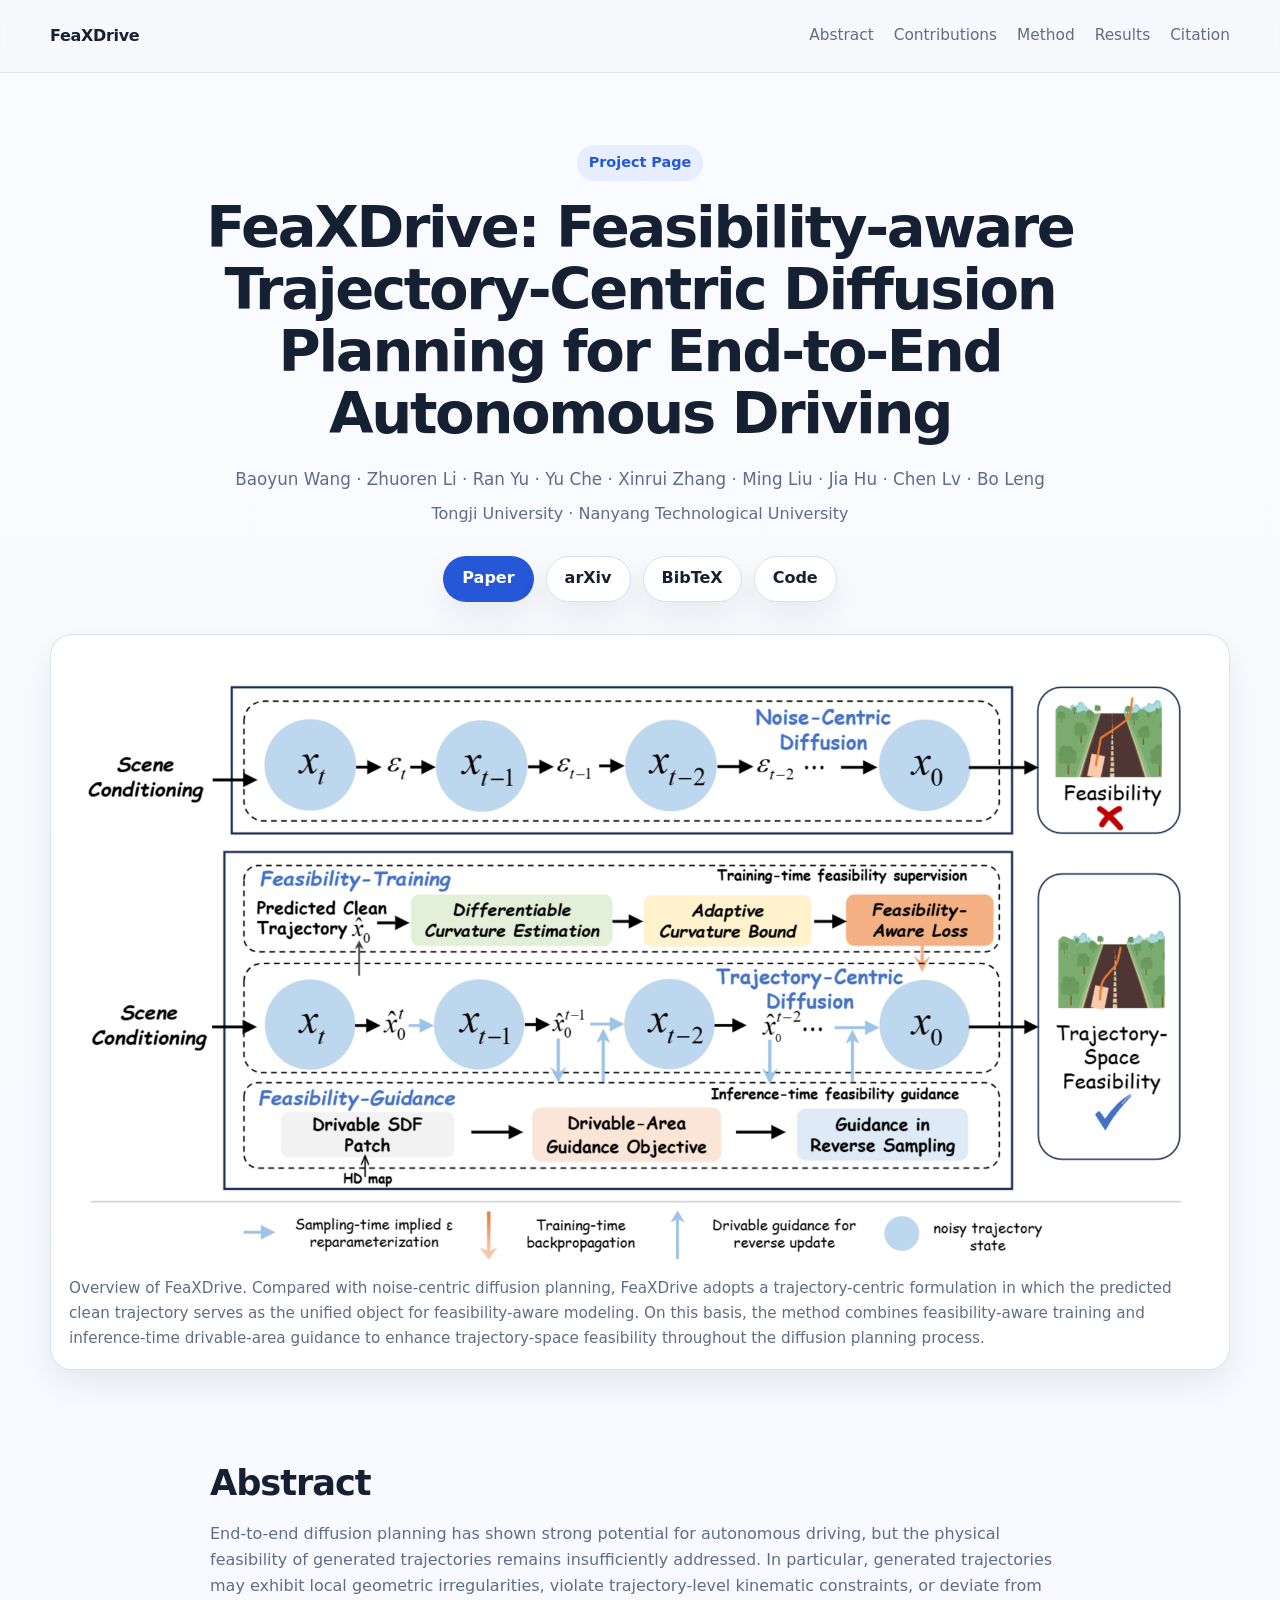
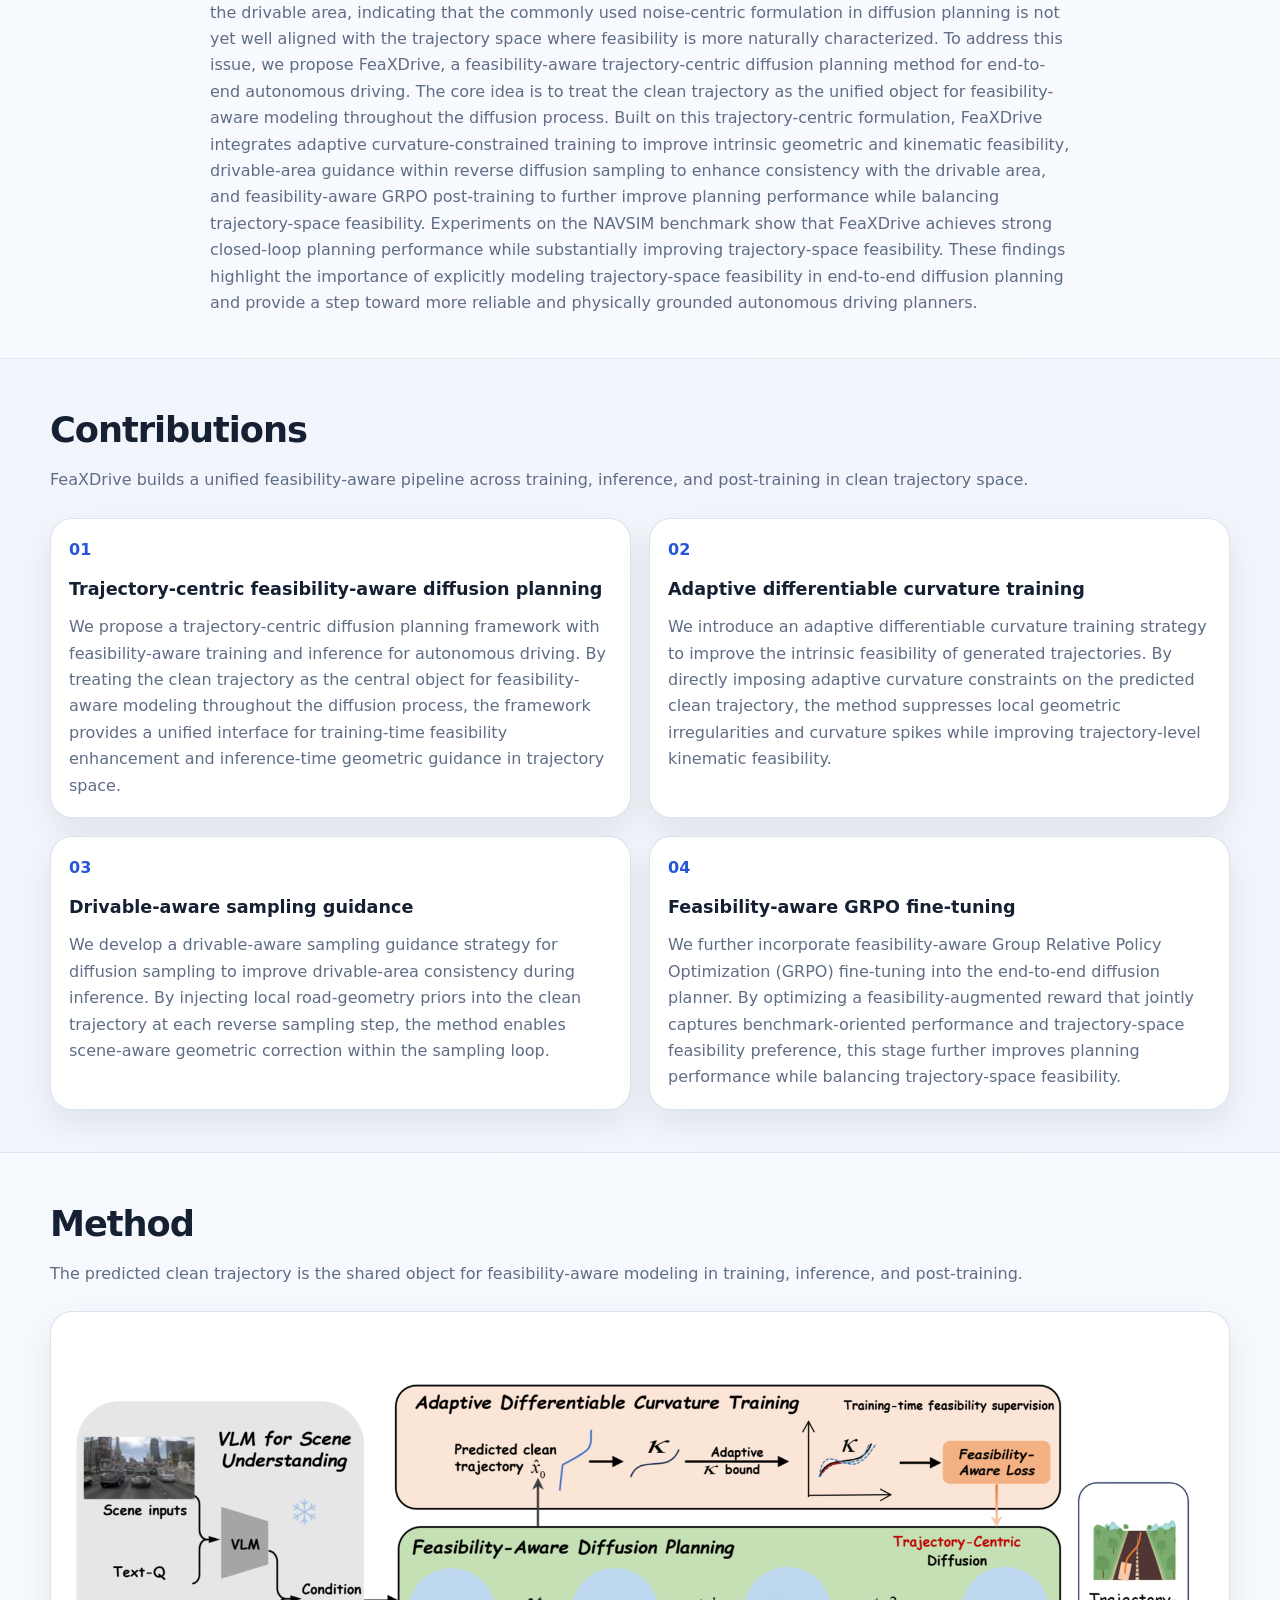
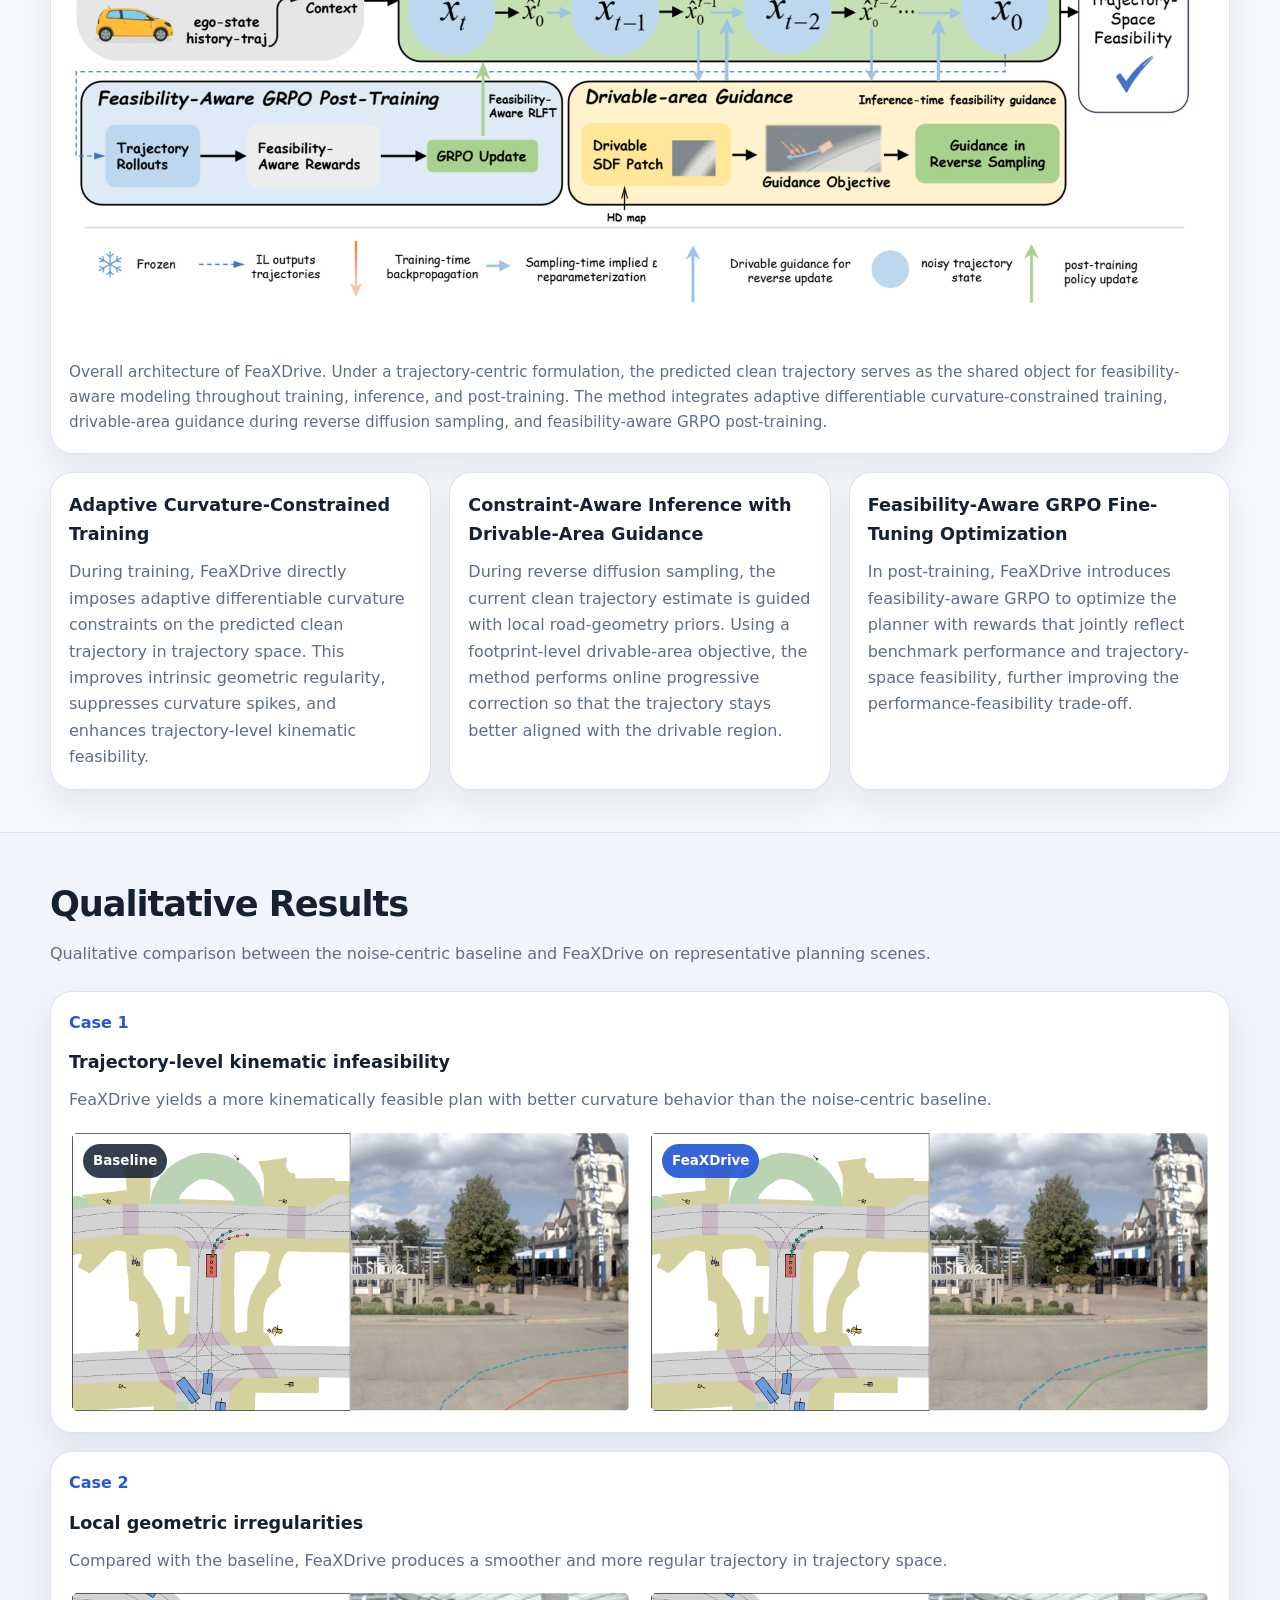
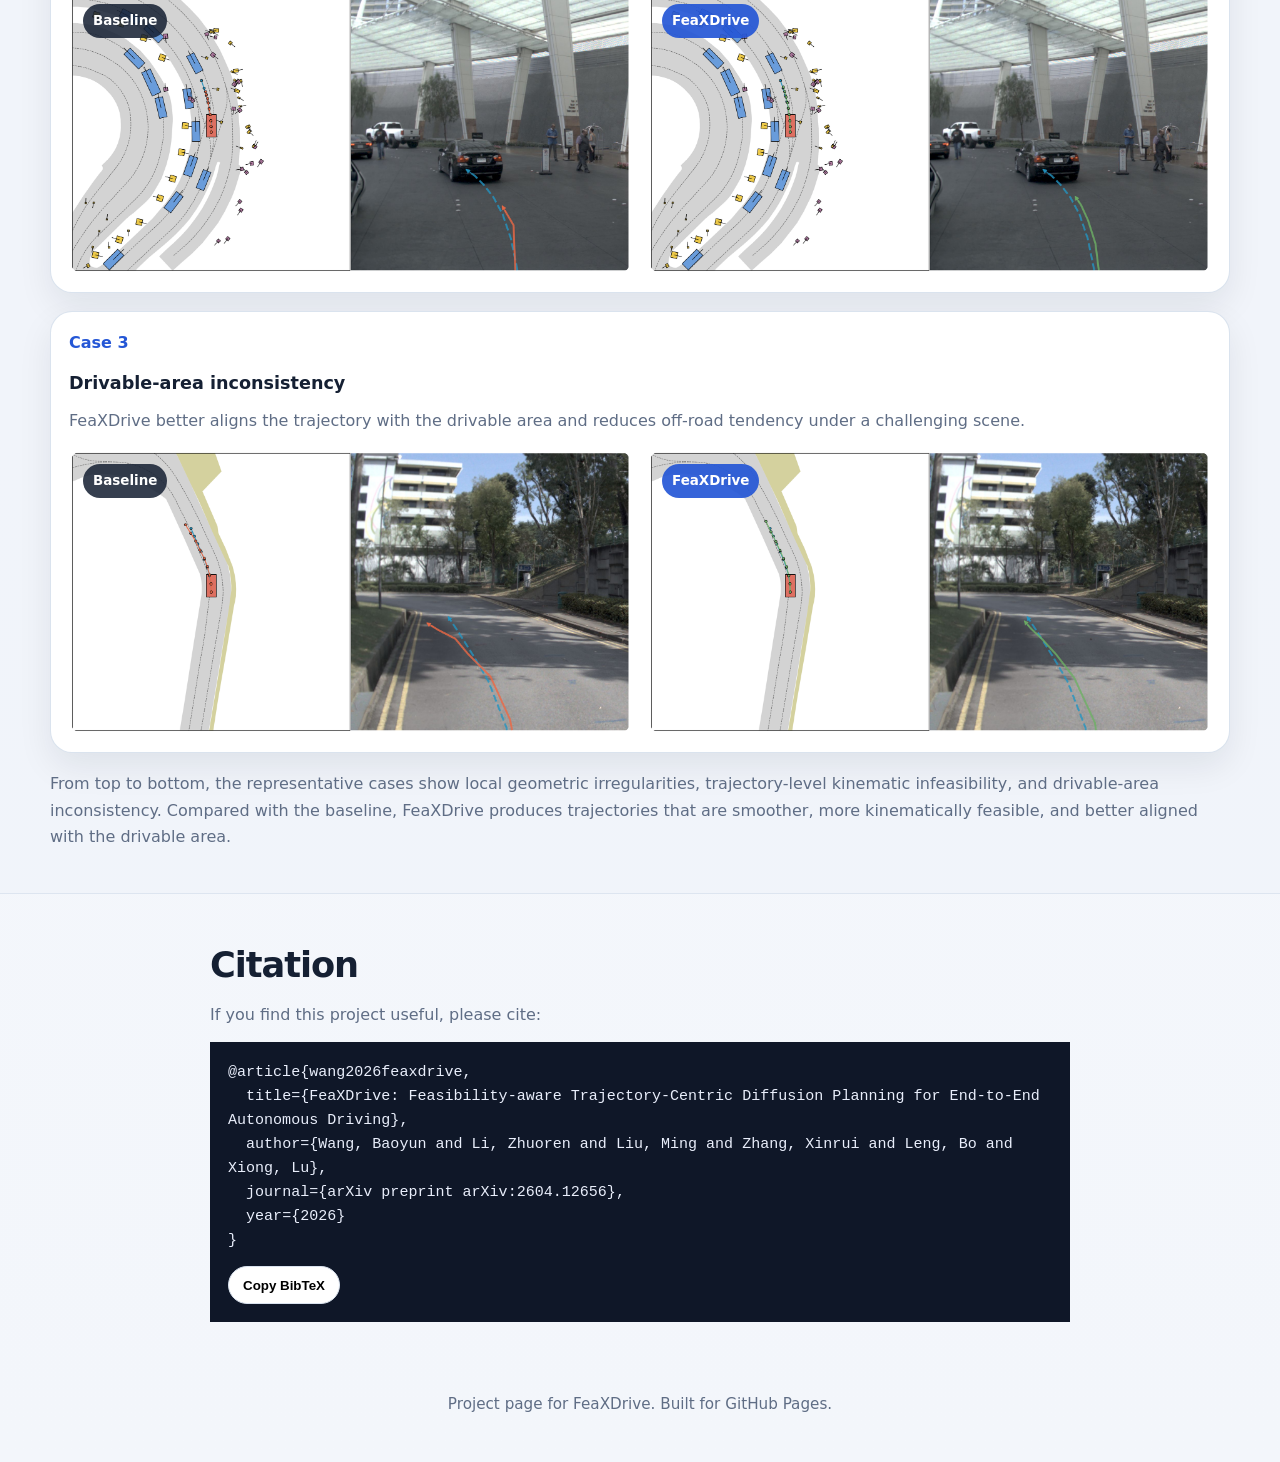
<file: index.html>
<!DOCTYPE html>
<html lang="en">
  <head>
    <meta charset="UTF-8" />
    <meta name="viewport" content="width=device-width, initial-scale=1.0" />
    <title>FeaXDrive | Project Page</title>
    <meta
      name="description"
      content="FeaXDrive: Feasibility-aware Trajectory-Centric Diffusion Planning for End-to-End Autonomous Driving"
    />
    <meta property="og:title" content="FeaXDrive" />
    <meta
      property="og:description"
      content="Project page for FeaXDrive: Feasibility-aware Trajectory-Centric Diffusion Planning for End-to-End Autonomous Driving."
    />
    <meta property="og:type" content="website" />
    <meta property="og:image" content="assets/images/overview.png" />
    <link rel="stylesheet" href="assets/css/style.css" />
  </head>
  <body>
    <header class="site-header">
      <div class="container nav-wrap">
        <a class="brand" href="#top">FeaXDrive</a>
        <nav class="nav">
          <a href="#abstract">Abstract</a>
          <a href="#contributions">Contributions</a>
          <a href="#method">Method</a>
          <a href="#results">Results</a>
          <a href="#citation">Citation</a>
        </nav>
      </div>
    </header>

    <main id="top">
      <section class="hero">
        <div class="container hero-inner">
          <p class="eyebrow">Project Page</p>
          <h1>
            FeaXDrive: Feasibility-aware Trajectory-Centric Diffusion Planning
            for End-to-End Autonomous Driving
          </h1>
          <p class="authors">
            Baoyun Wang · Zhuoren Li · Ran Yu · Yu Che · Xinrui Zhang · Ming Liu · Jia Hu · Chen Lv · Bo Leng
          </p>
          
          <p class="affiliation">
            Tongji University · Nanyang Technological University
          </p>
          <div class="hero-actions">
            <a class="button primary" href="assets/pdf/FeaXDrive.pdf" target="_blank" rel="noreferrer">Paper</a>
            <a class="button" href="https://arxiv.org/abs/2604.12656" target="_blank" rel="noreferrer">arXiv</a>
            <a class="button" href="static/refs.bib" target="_blank" rel="noreferrer">BibTeX</a>
            <a class="button" href="https://github.com/Wangby-tongji/FeaXDrive" target="_blank" rel="noreferrer">Code</a>
          </div>
        </div>
      </section>

      <section class="section section-tight">
        <div class="container">
          <figure class="hero-figure card">
            <img src="assets/images/overview.png" alt="Overview of FeaXDrive" />
            <figcaption>
              Overview of FeaXDrive. Compared with noise-centric diffusion planning,
              FeaXDrive adopts a trajectory-centric formulation in which the predicted
              clean trajectory serves as the unified object for feasibility-aware
              modeling. On this basis, the method combines feasibility-aware training
              and inference-time drivable-area guidance to enhance trajectory-space
              feasibility throughout the diffusion planning process.
            </figcaption>
          </figure>
        </div>
      </section>

      <section id="abstract" class="section">
        <div class="container narrow">
          <h2>Abstract</h2>
          <p>
            End-to-end diffusion planning has shown strong potential for autonomous
            driving, but the physical feasibility of generated trajectories remains
            insufficiently addressed. In particular, generated trajectories may
            exhibit local geometric irregularities, violate trajectory-level
            kinematic constraints, or deviate from the drivable area, indicating
            that the commonly used noise-centric formulation in diffusion planning
            is not yet well aligned with the trajectory space where feasibility is
            more naturally characterized. To address this issue, we propose
            FeaXDrive, a feasibility-aware trajectory-centric diffusion planning
            method for end-to-end autonomous driving. The core idea is to treat the
            clean trajectory as the unified object for feasibility-aware modeling
            throughout the diffusion process. Built on this trajectory-centric
            formulation, FeaXDrive integrates adaptive curvature-constrained
            training to improve intrinsic geometric and kinematic feasibility,
            drivable-area guidance within reverse diffusion sampling to enhance
            consistency with the drivable area, and feasibility-aware GRPO
            post-training to further improve planning performance while balancing
            trajectory-space feasibility. Experiments on the NAVSIM benchmark show
            that FeaXDrive achieves strong closed-loop planning performance while
            substantially improving trajectory-space feasibility. These findings
            highlight the importance of explicitly modeling trajectory-space
            feasibility in end-to-end diffusion planning and provide a step toward
            more reliable and physically grounded autonomous driving planners.
          </p>
        </div>
      </section>

      <section id="contributions" class="section alt">
        <div class="container">
          <div class="section-head">
            <h2>Contributions</h2>
            <p>
              FeaXDrive builds a unified feasibility-aware pipeline across training,
              inference, and post-training in clean trajectory space.
            </p>
          </div>
          <div class="contrib-grid">
            <article class="card highlight-card">
              <span class="highlight-index">01</span>
              <h3>Trajectory-centric feasibility-aware diffusion planning</h3>
              <p>
                We propose a trajectory-centric diffusion planning framework with
                feasibility-aware training and inference for autonomous driving. By
                treating the clean trajectory as the central object for
                feasibility-aware modeling throughout the diffusion process, the
                framework provides a unified interface for training-time
                feasibility enhancement and inference-time geometric guidance in
                trajectory space.
              </p>
            </article>
            <article class="card highlight-card">
              <span class="highlight-index">02</span>
              <h3>Adaptive differentiable curvature training</h3>
              <p>
                We introduce an adaptive differentiable curvature training
                strategy to improve the intrinsic feasibility of generated
                trajectories. By directly imposing adaptive curvature constraints
                on the predicted clean trajectory, the method suppresses local
                geometric irregularities and curvature spikes while improving
                trajectory-level kinematic feasibility.
              </p>
            </article>
            <article class="card highlight-card">
              <span class="highlight-index">03</span>
              <h3>Drivable-aware sampling guidance</h3>
              <p>
                We develop a drivable-aware sampling guidance strategy for
                diffusion sampling to improve drivable-area consistency during
                inference. By injecting local road-geometry priors into the clean
                trajectory at each reverse sampling step, the method enables
                scene-aware geometric correction within the sampling loop.
              </p>
            </article>
            <article class="card highlight-card">
              <span class="highlight-index">04</span>
              <h3>Feasibility-aware GRPO fine-tuning</h3>
              <p>
                We further incorporate feasibility-aware Group Relative Policy
                Optimization (GRPO) fine-tuning into the end-to-end diffusion
                planner. By optimizing a feasibility-augmented reward that jointly
                captures benchmark-oriented performance and trajectory-space
                feasibility preference, this stage further improves planning
                performance while balancing trajectory-space feasibility.
              </p>
            </article>
          </div>
        </div>
      </section>

      <section id="method" class="section">
        <div class="container">
          <div class="section-head">
            <h2>Method</h2>
            <p>
              The predicted clean trajectory is the shared object for
              feasibility-aware modeling in training, inference, and post-training.
            </p>
          </div>

          <figure class="card media-card architecture-card">
            <img src="assets/images/architecture.png" alt="Overall architecture of FeaXDrive" />
            <figcaption>
              Overall architecture of FeaXDrive. Under a trajectory-centric
              formulation, the predicted clean trajectory serves as the shared
              object for feasibility-aware modeling throughout training,
              inference, and post-training. The method integrates adaptive
              differentiable curvature-constrained training, drivable-area
              guidance during reverse diffusion sampling, and feasibility-aware
              GRPO post-training.
            </figcaption>
          </figure>

          <div class="method-grid">
            <article class="card detail-card">
              <h3>Adaptive Curvature-Constrained Training</h3>
              <p>
                During training, FeaXDrive directly imposes adaptive
                differentiable curvature constraints on the predicted clean
                trajectory in trajectory space. This improves intrinsic geometric
                regularity, suppresses curvature spikes, and enhances
                trajectory-level kinematic feasibility.
              </p>
            </article>
            <article class="card detail-card">
              <h3>Constraint-Aware Inference with Drivable-Area Guidance</h3>
              <p>
                During reverse diffusion sampling, the current clean trajectory
                estimate is guided with local road-geometry priors. Using a
                footprint-level drivable-area objective, the method performs
                online progressive correction so that the trajectory stays better
                aligned with the drivable region.
              </p>
            </article>
            <article class="card detail-card">
              <h3>Feasibility-Aware GRPO Fine-Tuning Optimization</h3>
              <p>
                In post-training, FeaXDrive introduces feasibility-aware GRPO to
                optimize the planner with rewards that jointly reflect benchmark
                performance and trajectory-space feasibility, further improving
                the performance-feasibility trade-off.
              </p>
            </article>
          </div>
        </div>
      </section>

      <section id="results" class="section alt">
        <div class="container">
          <div class="section-head">
            <h2>Qualitative Results</h2>
            <p>
              Qualitative comparison between the noise-centric baseline and
              FeaXDrive on representative planning scenes.
            </p>
          </div>

          <div class="qual-list">           
            <article class="card qual-card">
              <div class="qual-meta">
                <span class="qual-index">Case 1</span>
                <h3>Trajectory-level kinematic infeasibility</h3>
                <p>
                  FeaXDrive yields a more kinematically feasible plan with better
                  curvature behavior than the noise-centric baseline.
                </p>
              </div>
              <div class="qual-grid">
                <figure class="comparison-panel">
                  <div class="panel-label">Baseline</div>
                  <img src="assets/images/case1_baseline.png" alt="Baseline result for trajectory-level kinematic infeasibility" />
                </figure>
                <figure class="comparison-panel">
                  <div class="panel-label success">FeaXDrive</div>
                  <img src="assets/images/case1_feaxdrive.png" alt="FeaXDrive result for trajectory-level kinematic infeasibility" />
                </figure>
              </div>
            </article>
            
            <article class="card qual-card">
              <div class="qual-meta">
                <span class="qual-index">Case 2</span>
                <h3>Local geometric irregularities</h3>
                <p>
                  Compared with the baseline, FeaXDrive produces a smoother and
                  more regular trajectory in trajectory space.
                </p>
              </div>
              <div class="qual-grid">
                <figure class="comparison-panel">
                  <div class="panel-label">Baseline</div>
                  <img src="assets/images/case2_baseline.png" alt="Baseline result for local geometric irregularities" />
                </figure>
                <figure class="comparison-panel">
                  <div class="panel-label success">FeaXDrive</div>
                  <img src="assets/images/case2_feaxdrive.png" alt="FeaXDrive result for local geometric irregularities" />
                </figure>
              </div>
            </article>
            
            <article class="card qual-card">
              <div class="qual-meta">
                <span class="qual-index">Case 3</span>
                <h3>Drivable-area inconsistency</h3>
                <p>
                  FeaXDrive better aligns the trajectory with the drivable area
                  and reduces off-road tendency under a challenging scene.
                </p>
              </div>
              <div class="qual-grid">
                <figure class="comparison-panel">
                  <div class="panel-label">Baseline</div>
                  <img src="assets/images/case3_baseline.png" alt="Baseline result for drivable-area inconsistency" />
                </figure>
                <figure class="comparison-panel">
                  <div class="panel-label success">FeaXDrive</div>
                  <img src="assets/images/case3_feaxdrive.png" alt="FeaXDrive result for drivable-area inconsistency" />
                </figure>
              </div>
            </article>
          </div>

          <p class="results-summary">
            From top to bottom, the representative cases show local geometric
            irregularities, trajectory-level kinematic infeasibility, and
            drivable-area inconsistency. Compared with the baseline, FeaXDrive
            produces trajectories that are smoother, more kinematically feasible,
            and better aligned with the drivable area.
          </p>
        </div>
      </section>

      <section id="citation" class="section">
        <div class="container narrow">
          <h2>Citation</h2>
          <p>If you find this project useful, please cite:</p>
          <div class="code-block">
            <pre id="bibtex-block">@article{wang2026feaxdrive,
  title={FeaXDrive: Feasibility-aware Trajectory-Centric Diffusion Planning for End-to-End Autonomous Driving},
  author={Wang, Baoyun and Li, Zhuoren and Liu, Ming and Zhang, Xinrui and Leng, Bo and Xiong, Lu},
  journal={arXiv preprint arXiv:2604.12656},
  year={2026}
}</pre>
            <button id="copy-bibtex" class="button small">Copy BibTeX</button>
          </div>
        </div>
      </section>
    </main>

    <footer class="site-footer">
      <div class="container footer-inner">
        <p>Project page for FeaXDrive. Built for GitHub Pages.</p>
      </div>
    </footer>

    <script src="assets/js/main.js"></script>
  </body>
</html>
</file>
<file: assets/css/style.css>
:root {
  --bg: #f6f8fb;
  --surface: #ffffff;
  --surface-alt: #eef3f9;
  --text: #152033;
  --muted: #5f6d85;
  --line: #d9e2ee;
  --accent: #2557d6;
  --accent-soft: #e7eeff;
  --shadow: 0 14px 34px rgba(16, 24, 40, 0.08);
  --radius: 22px;
  --container: 1180px;
}

* { box-sizing: border-box; }
html { scroll-behavior: smooth; }
body {
  margin: 0;
  font-family: Inter, ui-sans-serif, system-ui, -apple-system, BlinkMacSystemFont, "Segoe UI", sans-serif;
  color: var(--text);
  background: linear-gradient(180deg, #f9fbff 0%, #f3f6fb 100%);
  line-height: 1.65;
}
img { display: block; width: 100%; height: auto; border-radius: 16px; }
a { color: inherit; text-decoration: none; }
p { margin: 0; }
figure { margin: 0; }
code, pre { font-family: ui-monospace, SFMono-Regular, Menlo, Consolas, monospace; }

.container {
  width: min(calc(100% - 32px), var(--container));
  margin: 0 auto;
}
.narrow { width: min(calc(100% - 32px), 860px); }

.site-header {
  position: sticky;
  top: 0;
  z-index: 20;
  backdrop-filter: blur(12px);
  background: rgba(246, 248, 251, 0.78);
  border-bottom: 1px solid rgba(217, 226, 238, 0.75);
}

.nav-wrap {
  display: flex;
  align-items: center;
  justify-content: space-between;
  min-height: 72px;
  gap: 24px;
}

.brand {
  font-weight: 800;
  letter-spacing: -0.02em;
}

.nav {
  display: flex;
  gap: 20px;
  color: var(--muted);
  font-size: 0.96rem;
}

.nav a:hover { color: var(--text); }

.hero {
  padding: 72px 0 24px;
}

.hero-inner {
  text-align: center;
}

.eyebrow {
  display: inline-flex;
  align-items: center;
  justify-content: center;
  padding: 6px 12px;
  border-radius: 999px;
  background: var(--accent-soft);
  color: var(--accent);
  font-weight: 700;
  font-size: 0.9rem;
  margin-bottom: 16px;
}

h1 {
  margin: 0 auto;
  max-width: 1000px;
  font-size: clamp(2rem, 5vw, 3.6rem);
  line-height: 1.08;
  letter-spacing: -0.04em;
}

.authors,
.affiliation,
.note,
.results-summary {
  color: var(--muted);
}

.authors {
  margin-top: 20px;
  font-size: 1.05rem;
}

.affiliation {
  margin-top: 8px;
}

.hero-actions {
  margin-top: 28px;
  display: flex;
  justify-content: center;
  gap: 12px;
  flex-wrap: wrap;
}

.button {
  display: inline-flex;
  align-items: center;
  justify-content: center;
  min-height: 46px;
  padding: 0 18px;
  border-radius: 999px;
  border: 1px solid var(--line);
  background: #fff;
  box-shadow: var(--shadow);
  font-weight: 700;
  transition: transform 0.2s ease, border-color 0.2s ease, color 0.2s ease;
}

.button:hover {
  transform: translateY(-1px);
  border-color: #b8c7df;
}

.button.primary {
  background: var(--accent);
  color: white;
  border-color: transparent;
}

.button.small {
  min-height: 38px;
  padding: 0 14px;
  box-shadow: none;
}

.section {
  padding: 42px 0;
}

.section-tight {
  padding-top: 8px;
}

.alt {
  background: rgba(238, 243, 249, 0.55);
  border-top: 1px solid rgba(217, 226, 238, 0.8);
  border-bottom: 1px solid rgba(217, 226, 238, 0.8);
}

.section-head {
  margin-bottom: 24px;
}

.section-head h2,
#abstract h2,
#citation h2 {
  margin: 0 0 8px;
  font-size: clamp(1.6rem, 3vw, 2.2rem);
  letter-spacing: -0.03em;
}

.section-head p,
#abstract p,
#citation p,
figcaption,
.caption {
  color: var(--muted);
}

.card {
  background: var(--surface);
  border: 1px solid rgba(217, 226, 238, 0.95);
  border-radius: var(--radius);
  box-shadow: var(--shadow);
}

.hero-figure,
.media-card,
.highlight-card,
.detail-card,
.qual-card,
.code-block {
  padding: 18px;
}

.hero-figure figcaption,
.media-card figcaption {
  margin-top: 12px;
  font-size: 0.95rem;
}

.contrib-grid,
.method-grid {
  display: grid;
  gap: 18px;
}

.contrib-grid {
  grid-template-columns: repeat(2, minmax(0, 1fr));
}

.method-grid {
  margin-top: 18px;
  grid-template-columns: repeat(3, minmax(0, 1fr));
}

.highlight-index,
.qual-index {
  display: inline-flex;
  font-weight: 800;
  color: var(--accent);
  margin-bottom: 12px;
}

.highlight-card h3,
.detail-card h3,
.qual-meta h3 {
  margin: 0 0 10px;
  font-size: 1.1rem;
}

.highlight-card p,
.detail-card p,
.qual-meta p {
  color: var(--muted);
}

.architecture-card {
  margin-bottom: 18px;
}

.qual-list {
  display: grid;
  gap: 18px;
}

.qual-meta {
  margin-bottom: 16px;
}

.qual-grid {
  display: grid;
  grid-template-columns: repeat(2, minmax(0, 1fr));
  gap: 16px;
}

.comparison-panel {
  position: relative;
}

.panel-label {
  position: absolute;
  top: 14px;
  left: 14px;
  z-index: 1;
  padding: 6px 10px;
  border-radius: 999px;
  background: rgba(21, 32, 51, 0.86);
  color: white;
  font-size: 0.84rem;
  font-weight: 800;
}

.panel-label.success {
  background: rgba(37, 87, 214, 0.92);
}

.results-summary {
  margin-top: 18px;
}

.code-block {
  margin-top: 14px;
  background: #0f1728;
  color: #e9eefb;
}

.code-block pre {
  margin: 0 0 14px;
  white-space: pre-wrap;
  word-break: break-word;
  font-size: 0.94rem;
  line-height: 1.6;
}

.site-footer {
  padding: 28px 0 44px;
}

.footer-inner {
  color: var(--muted);
  font-size: 0.95rem;
  text-align: center;
}

@media (max-width: 960px) {
  .contrib-grid,
  .method-grid,
  .qual-grid {
    grid-template-columns: 1fr;
  }

  .nav {
    display: none;
  }
}

@media (max-width: 640px) {
  .hero {
    padding-top: 48px;
  }

  .section {
    padding: 32px 0;
  }

  .hero-figure,
  .media-card,
  .highlight-card,
  .detail-card,
  .qual-card,
  .code-block {
    padding: 14px;
  }
}
</file>
